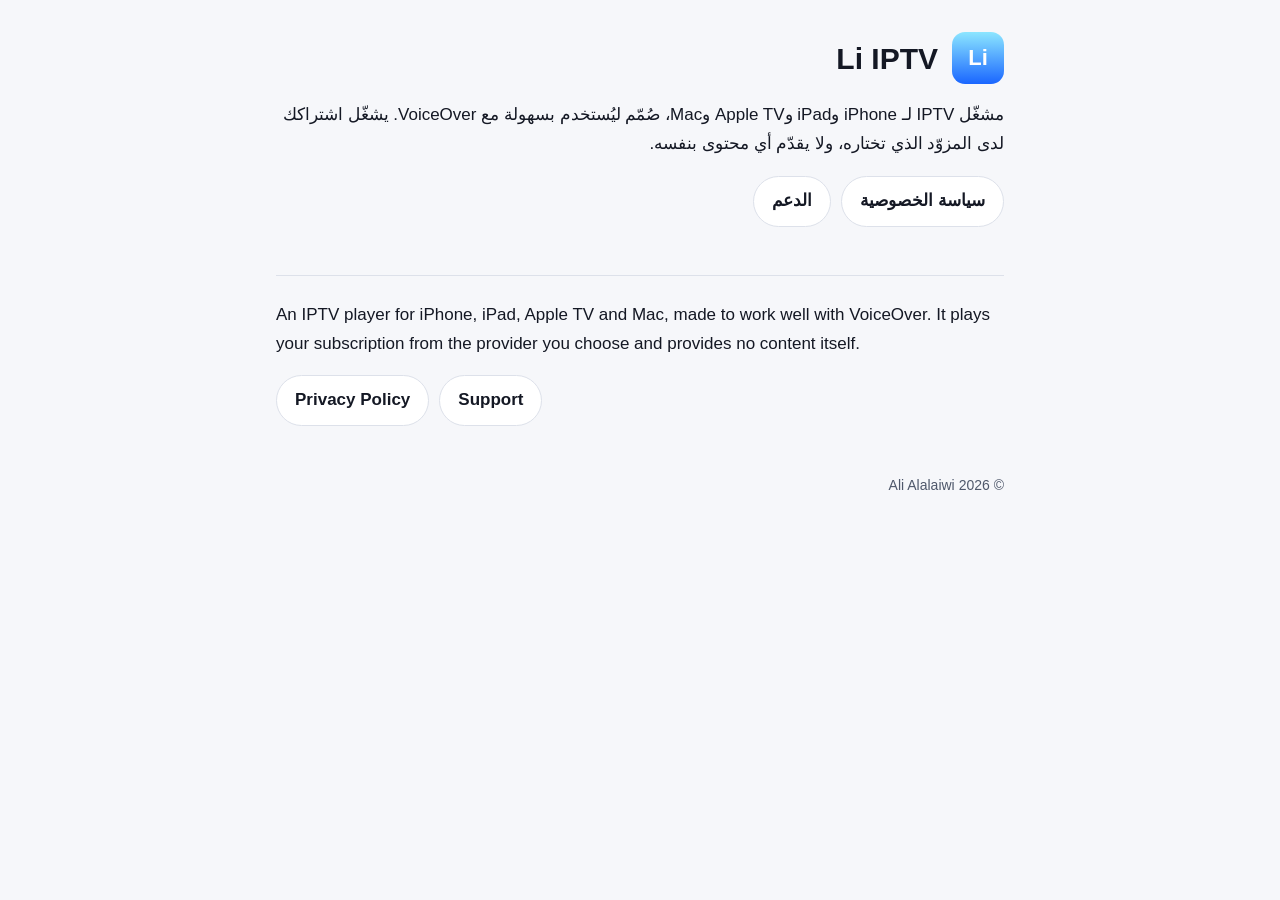
<file: index.html>
<!doctype html>
<html lang="ar" dir="rtl">
<head>
<meta charset="utf-8">
<meta name="viewport" content="width=device-width, initial-scale=1">
<title>Li IPTV</title>
<link rel="stylesheet" href="style.css">
</head>
<body>
<main>
<header><div class="logo" aria-hidden="true">Li</div><h1>Li IPTV</h1></header>
<p>مشغّل IPTV لـ iPhone وiPad وApple TV وMac، صُمّم ليُستخدم بسهولة مع VoiceOver. يشغّل اشتراكك لدى المزوّد الذي تختاره، ولا يقدّم أي محتوى بنفسه.</p>
<nav aria-label="روابط"><a href="privacy.html">سياسة الخصوصية</a><a href="support.html">الدعم</a></nav>

<section class="lang" lang="en" dir="ltr">
<p>An IPTV player for iPhone, iPad, Apple TV and Mac, made to work well with VoiceOver. It plays your subscription from the provider you choose and provides no content itself.</p>
<nav aria-label="Links"><a href="privacy.html#en">Privacy Policy</a><a href="support.html#en">Support</a></nav>
</section>

<footer>© 2026 Ali Alalaiwi</footer>
</main>
</body>
</html>
</file>
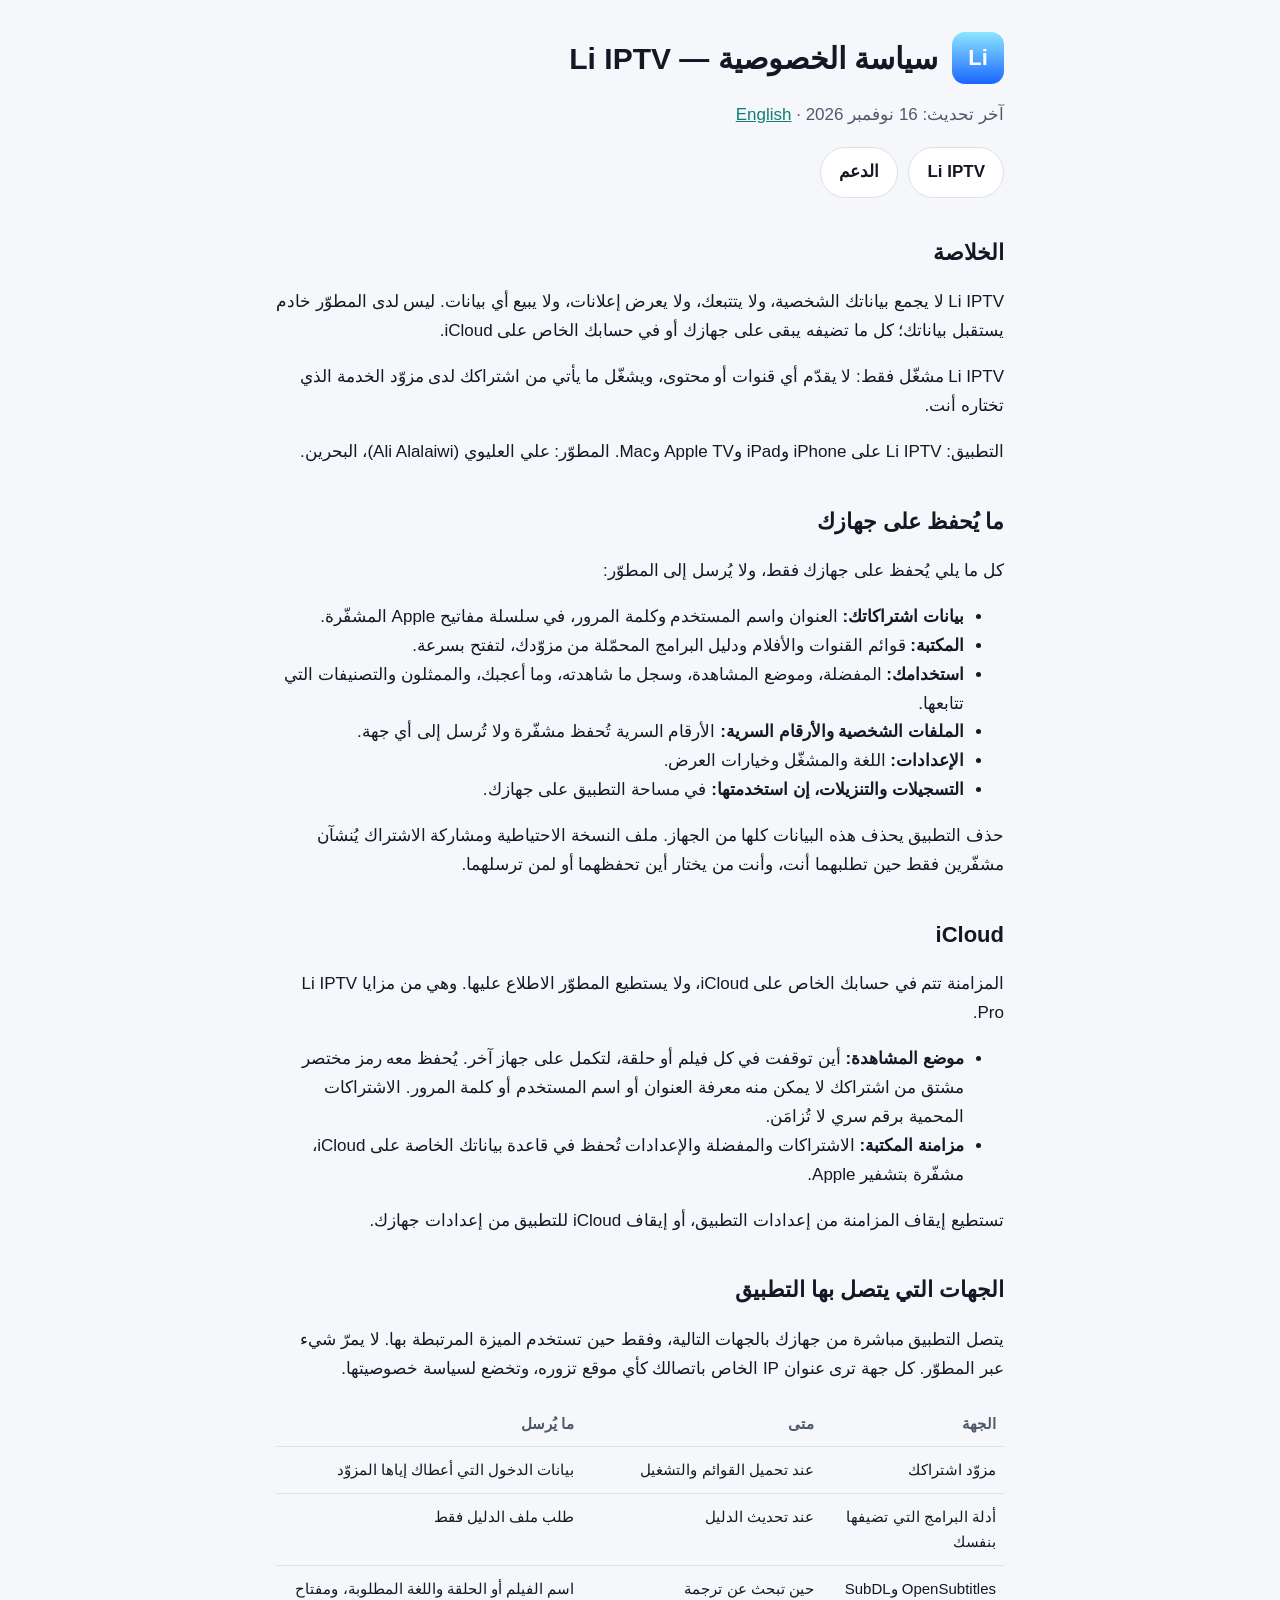
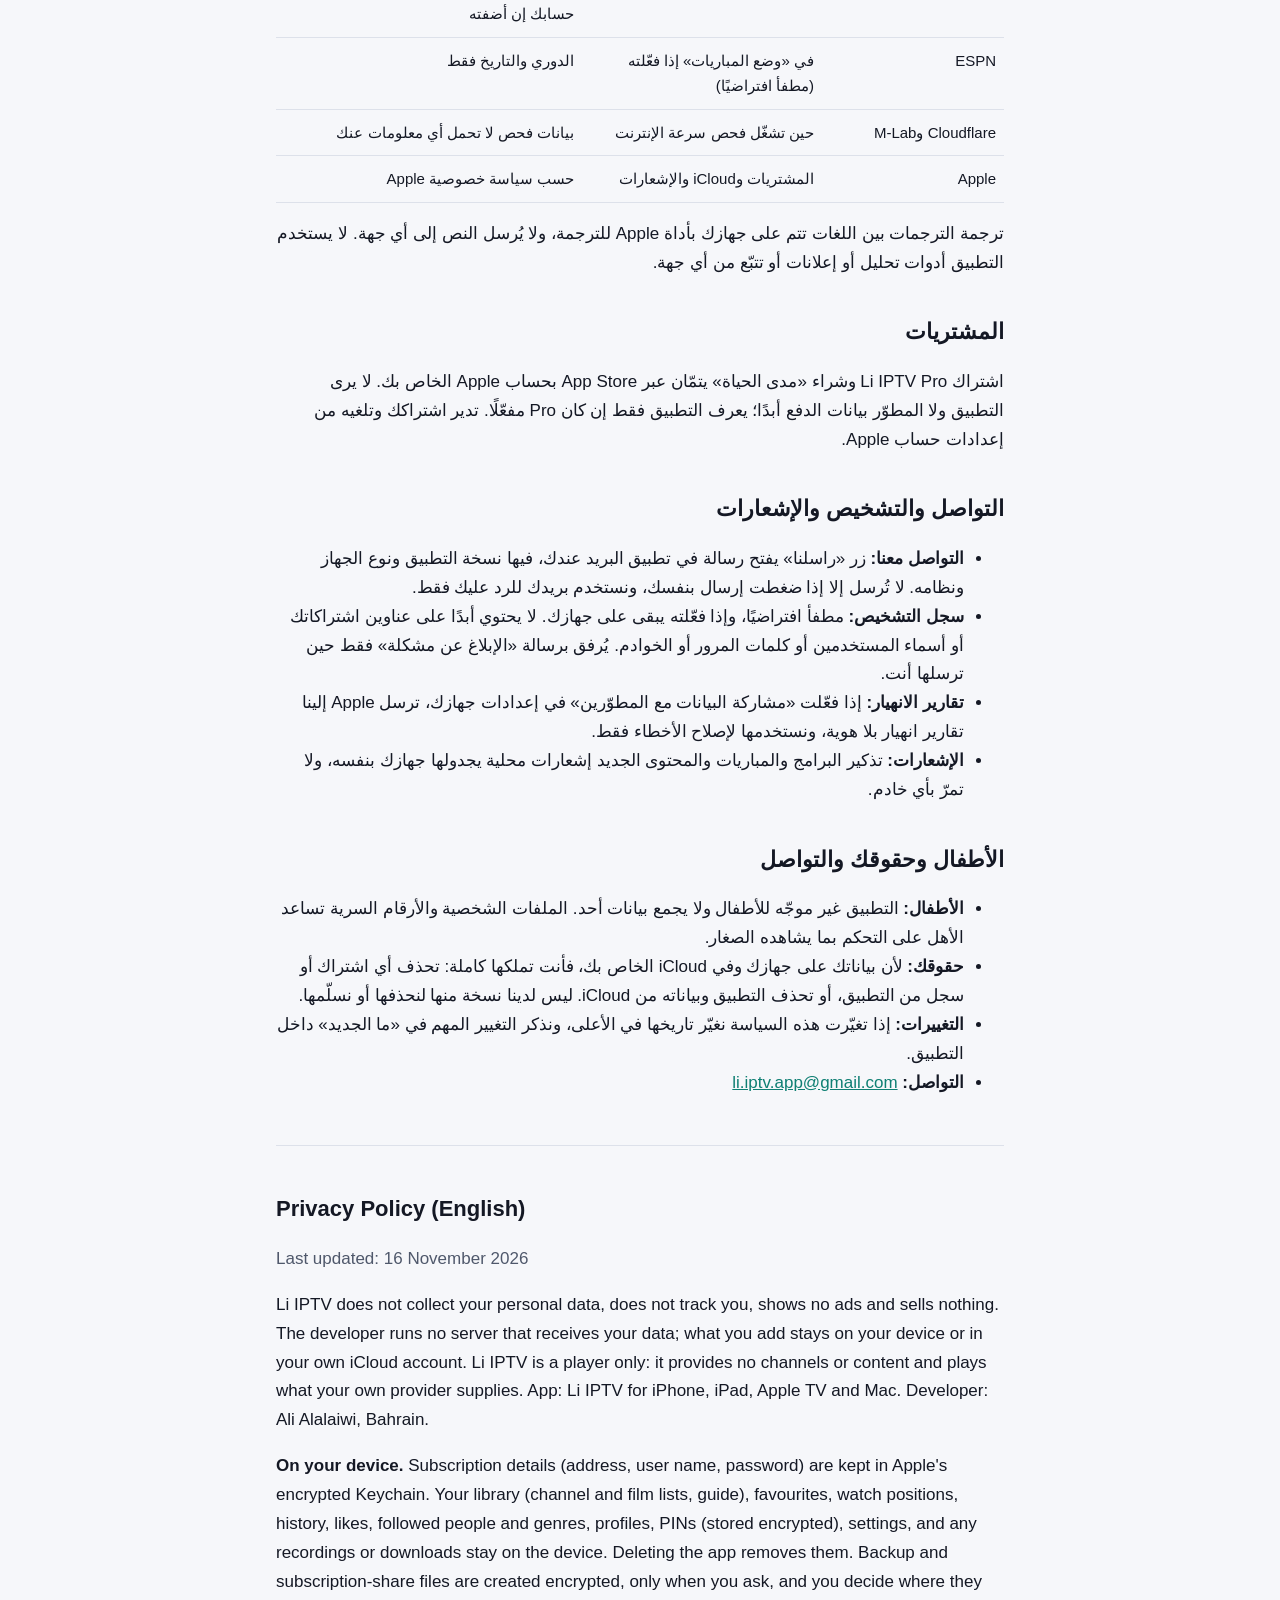
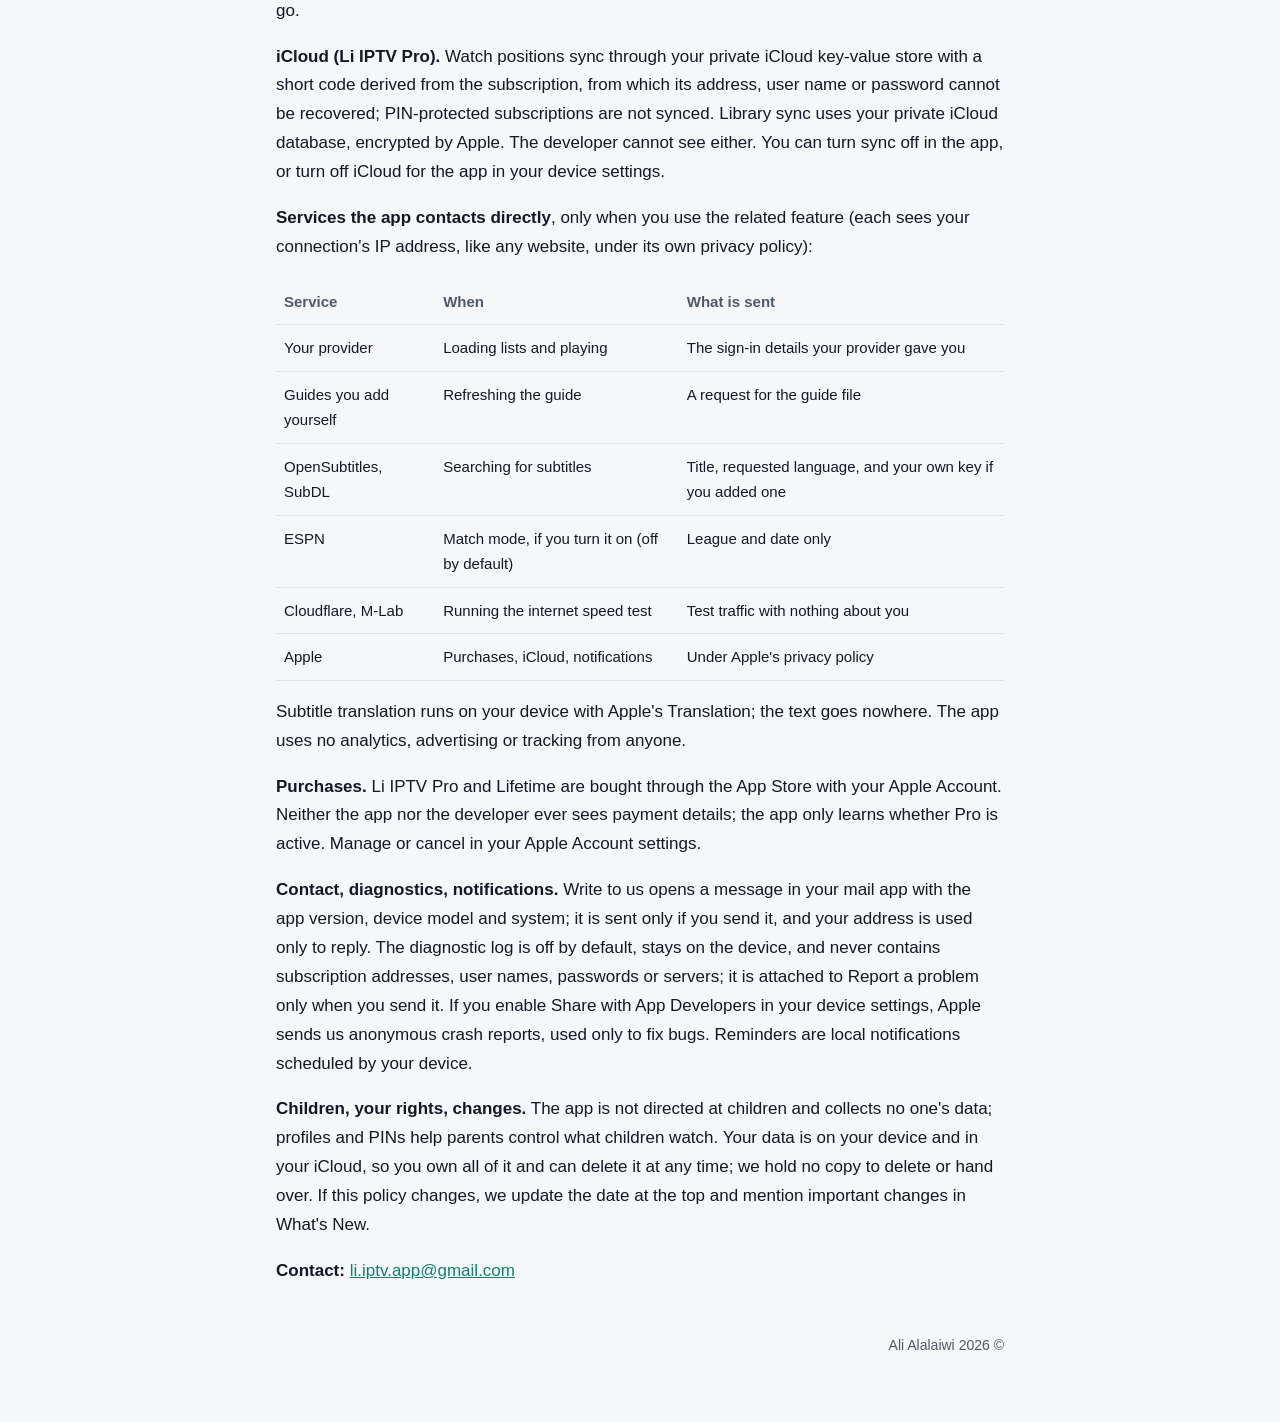
<file: privacy.html>
<!doctype html>
<html lang="ar" dir="rtl">
<head>
<meta charset="utf-8">
<meta name="viewport" content="width=device-width, initial-scale=1">
<title>سياسة الخصوصية — Li IPTV</title>
<link rel="stylesheet" href="style.css">
</head>
<body>
<main>
<header><div class="logo" aria-hidden="true">Li</div><h1>سياسة الخصوصية — Li IPTV</h1></header>
<p class="muted">آخر تحديث: 16 نوفمبر 2026 · <a href="#en" lang="en">English</a></p>
<nav aria-label="روابط"><a href="./">Li IPTV</a><a href="support.html">الدعم</a></nav>

<h2>الخلاصة</h2>
<p>Li IPTV لا يجمع بياناتك الشخصية، ولا يتتبعك، ولا يعرض إعلانات، ولا يبيع أي بيانات. ليس لدى المطوّر خادم يستقبل بياناتك؛ كل ما تضيفه يبقى على جهازك أو في حسابك الخاص على iCloud.</p>
<p>Li IPTV مشغّل فقط: لا يقدّم أي قنوات أو محتوى، ويشغّل ما يأتي من اشتراكك لدى مزوّد الخدمة الذي تختاره أنت.</p>
<p>التطبيق: Li IPTV على iPhone وiPad وApple TV وMac. المطوّر: علي العليوي (Ali Alalaiwi)، البحرين.</p>

<h2>ما يُحفظ على جهازك</h2>
<p>كل ما يلي يُحفظ على جهازك فقط، ولا يُرسل إلى المطوّر:</p>
<ul>
<li><strong>بيانات اشتراكاتك:</strong> العنوان واسم المستخدم وكلمة المرور، في سلسلة مفاتيح Apple المشفّرة.</li>
<li><strong>المكتبة:</strong> قوائم القنوات والأفلام ودليل البرامج المحمّلة من مزوّدك، لتفتح بسرعة.</li>
<li><strong>استخدامك:</strong> المفضلة، وموضع المشاهدة، وسجل ما شاهدته، وما أعجبك، والممثلون والتصنيفات التي تتابعها.</li>
<li><strong>الملفات الشخصية والأرقام السرية:</strong> الأرقام السرية تُحفظ مشفّرة ولا تُرسل إلى أي جهة.</li>
<li><strong>الإعدادات:</strong> اللغة والمشغّل وخيارات العرض.</li>
<li><strong>التسجيلات والتنزيلات، إن استخدمتها:</strong> في مساحة التطبيق على جهازك.</li>
</ul>
<p>حذف التطبيق يحذف هذه البيانات كلها من الجهاز. ملف النسخة الاحتياطية ومشاركة الاشتراك يُنشآن مشفّرين فقط حين تطلبهما أنت، وأنت من يختار أين تحفظهما أو لمن ترسلهما.</p>

<h2>iCloud</h2>
<p>المزامنة تتم في حسابك الخاص على iCloud، ولا يستطيع المطوّر الاطلاع عليها. وهي من مزايا Li IPTV Pro.</p>
<ul>
<li><strong>موضع المشاهدة:</strong> أين توقفت في كل فيلم أو حلقة، لتكمل على جهاز آخر. يُحفظ معه رمز مختصر مشتق من اشتراكك لا يمكن منه معرفة العنوان أو اسم المستخدم أو كلمة المرور. الاشتراكات المحمية برقم سري لا تُزامَن.</li>
<li><strong>مزامنة المكتبة:</strong> الاشتراكات والمفضلة والإعدادات تُحفظ في قاعدة بياناتك الخاصة على iCloud، مشفّرة بتشفير Apple.</li>
</ul>
<p>تستطيع إيقاف المزامنة من إعدادات التطبيق، أو إيقاف iCloud للتطبيق من إعدادات جهازك.</p>

<h2>الجهات التي يتصل بها التطبيق</h2>
<p>يتصل التطبيق مباشرة من جهازك بالجهات التالية، وفقط حين تستخدم الميزة المرتبطة بها. لا يمرّ شيء عبر المطوّر. كل جهة ترى عنوان IP الخاص باتصالك كأي موقع تزوره، وتخضع لسياسة خصوصيتها.</p>
<table>
<thead><tr><th scope="col">الجهة</th><th scope="col">متى</th><th scope="col">ما يُرسل</th></tr></thead>
<tbody>
<tr><td>مزوّد اشتراكك</td><td>عند تحميل القوائم والتشغيل</td><td>بيانات الدخول التي أعطاك إياها المزوّد</td></tr>
<tr><td>أدلة البرامج التي تضيفها بنفسك</td><td>عند تحديث الدليل</td><td>طلب ملف الدليل فقط</td></tr>
<tr><td>OpenSubtitles وSubDL</td><td>حين تبحث عن ترجمة</td><td>اسم الفيلم أو الحلقة واللغة المطلوبة، ومفتاح حسابك إن أضفته</td></tr>
<tr><td>ESPN</td><td>في «وضع المباريات» إذا فعّلته (مطفأ افتراضيًا)</td><td>الدوري والتاريخ فقط</td></tr>
<tr><td>Cloudflare وM-Lab</td><td>حين تشغّل فحص سرعة الإنترنت</td><td>بيانات فحص لا تحمل أي معلومات عنك</td></tr>
<tr><td>Apple</td><td>المشتريات وiCloud والإشعارات</td><td>حسب سياسة خصوصية Apple</td></tr>
</tbody>
</table>
<p>ترجمة الترجمات بين اللغات تتم على جهازك بأداة Apple للترجمة، ولا يُرسل النص إلى أي جهة. لا يستخدم التطبيق أدوات تحليل أو إعلانات أو تتبّع من أي جهة.</p>

<h2>المشتريات</h2>
<p>اشتراك Li IPTV Pro وشراء «مدى الحياة» يتمّان عبر App Store بحساب Apple الخاص بك. لا يرى التطبيق ولا المطوّر بيانات الدفع أبدًا؛ يعرف التطبيق فقط إن كان Pro مفعّلًا. تدير اشتراكك وتلغيه من إعدادات حساب Apple.</p>

<h2>التواصل والتشخيص والإشعارات</h2>
<ul>
<li><strong>التواصل معنا:</strong> زر «راسلنا» يفتح رسالة في تطبيق البريد عندك، فيها نسخة التطبيق ونوع الجهاز ونظامه. لا تُرسل إلا إذا ضغطت إرسال بنفسك، ونستخدم بريدك للرد عليك فقط.</li>
<li><strong>سجل التشخيص:</strong> مطفأ افتراضيًا، وإذا فعّلته يبقى على جهازك. لا يحتوي أبدًا على عناوين اشتراكاتك أو أسماء المستخدمين أو كلمات المرور أو الخوادم. يُرفق برسالة «الإبلاغ عن مشكلة» فقط حين ترسلها أنت.</li>
<li><strong>تقارير الانهيار:</strong> إذا فعّلت «مشاركة البيانات مع المطوّرين» في إعدادات جهازك، ترسل Apple إلينا تقارير انهيار بلا هوية، ونستخدمها لإصلاح الأخطاء فقط.</li>
<li><strong>الإشعارات:</strong> تذكير البرامج والمباريات والمحتوى الجديد إشعارات محلية يجدولها جهازك بنفسه، ولا تمرّ بأي خادم.</li>
</ul>

<h2>الأطفال وحقوقك والتواصل</h2>
<ul>
<li><strong>الأطفال:</strong> التطبيق غير موجّه للأطفال ولا يجمع بيانات أحد. الملفات الشخصية والأرقام السرية تساعد الأهل على التحكم بما يشاهده الصغار.</li>
<li><strong>حقوقك:</strong> لأن بياناتك على جهازك وفي iCloud الخاص بك، فأنت تملكها كاملة: تحذف أي اشتراك أو سجل من التطبيق، أو تحذف التطبيق وبياناته من iCloud. ليس لدينا نسخة منها لنحذفها أو نسلّمها.</li>
<li><strong>التغييرات:</strong> إذا تغيّرت هذه السياسة نغيّر تاريخها في الأعلى، ونذكر التغيير المهم في «ما الجديد» داخل التطبيق.</li>
<li><strong>التواصل:</strong> <a href="mailto:li.iptv.app@gmail.com">li.iptv.app@gmail.com</a></li>
</ul>

<section class="lang" id="en" lang="en" dir="ltr">
<h2>Privacy Policy (English)</h2>
<p class="muted">Last updated: 16 November 2026</p>
<p>Li IPTV does not collect your personal data, does not track you, shows no ads and sells nothing. The developer runs no server that receives your data; what you add stays on your device or in your own iCloud account. Li IPTV is a player only: it provides no channels or content and plays what your own provider supplies. App: Li IPTV for iPhone, iPad, Apple TV and Mac. Developer: Ali Alalaiwi, Bahrain.</p>
<p><strong>On your device.</strong> Subscription details (address, user name, password) are kept in Apple's encrypted Keychain. Your library (channel and film lists, guide), favourites, watch positions, history, likes, followed people and genres, profiles, PINs (stored encrypted), settings, and any recordings or downloads stay on the device. Deleting the app removes them. Backup and subscription-share files are created encrypted, only when you ask, and you decide where they go.</p>
<p><strong>iCloud (Li IPTV Pro).</strong> Watch positions sync through your private iCloud key-value store with a short code derived from the subscription, from which its address, user name or password cannot be recovered; PIN-protected subscriptions are not synced. Library sync uses your private iCloud database, encrypted by Apple. The developer cannot see either. You can turn sync off in the app, or turn off iCloud for the app in your device settings.</p>
<p><strong>Services the app contacts directly</strong>, only when you use the related feature (each sees your connection's IP address, like any website, under its own privacy policy):</p>
<table>
<thead><tr><th scope="col">Service</th><th scope="col">When</th><th scope="col">What is sent</th></tr></thead>
<tbody>
<tr><td>Your provider</td><td>Loading lists and playing</td><td>The sign-in details your provider gave you</td></tr>
<tr><td>Guides you add yourself</td><td>Refreshing the guide</td><td>A request for the guide file</td></tr>
<tr><td>OpenSubtitles, SubDL</td><td>Searching for subtitles</td><td>Title, requested language, and your own key if you added one</td></tr>
<tr><td>ESPN</td><td>Match mode, if you turn it on (off by default)</td><td>League and date only</td></tr>
<tr><td>Cloudflare, M-Lab</td><td>Running the internet speed test</td><td>Test traffic with nothing about you</td></tr>
<tr><td>Apple</td><td>Purchases, iCloud, notifications</td><td>Under Apple's privacy policy</td></tr>
</tbody>
</table>
<p>Subtitle translation runs on your device with Apple's Translation; the text goes nowhere. The app uses no analytics, advertising or tracking from anyone.</p>
<p><strong>Purchases.</strong> Li IPTV Pro and Lifetime are bought through the App Store with your Apple Account. Neither the app nor the developer ever sees payment details; the app only learns whether Pro is active. Manage or cancel in your Apple Account settings.</p>
<p><strong>Contact, diagnostics, notifications.</strong> Write to us opens a message in your mail app with the app version, device model and system; it is sent only if you send it, and your address is used only to reply. The diagnostic log is off by default, stays on the device, and never contains subscription addresses, user names, passwords or servers; it is attached to Report a problem only when you send it. If you enable Share with App Developers in your device settings, Apple sends us anonymous crash reports, used only to fix bugs. Reminders are local notifications scheduled by your device.</p>
<p><strong>Children, your rights, changes.</strong> The app is not directed at children and collects no one's data; profiles and PINs help parents control what children watch. Your data is on your device and in your iCloud, so you own all of it and can delete it at any time; we hold no copy to delete or hand over. If this policy changes, we update the date at the top and mention important changes in What's New.</p>
<p><strong>Contact:</strong> <a href="mailto:li.iptv.app@gmail.com">li.iptv.app@gmail.com</a></p>
</section>

<footer>© 2026 Ali Alalaiwi</footer>
</main>
</body>
</html>
</file>
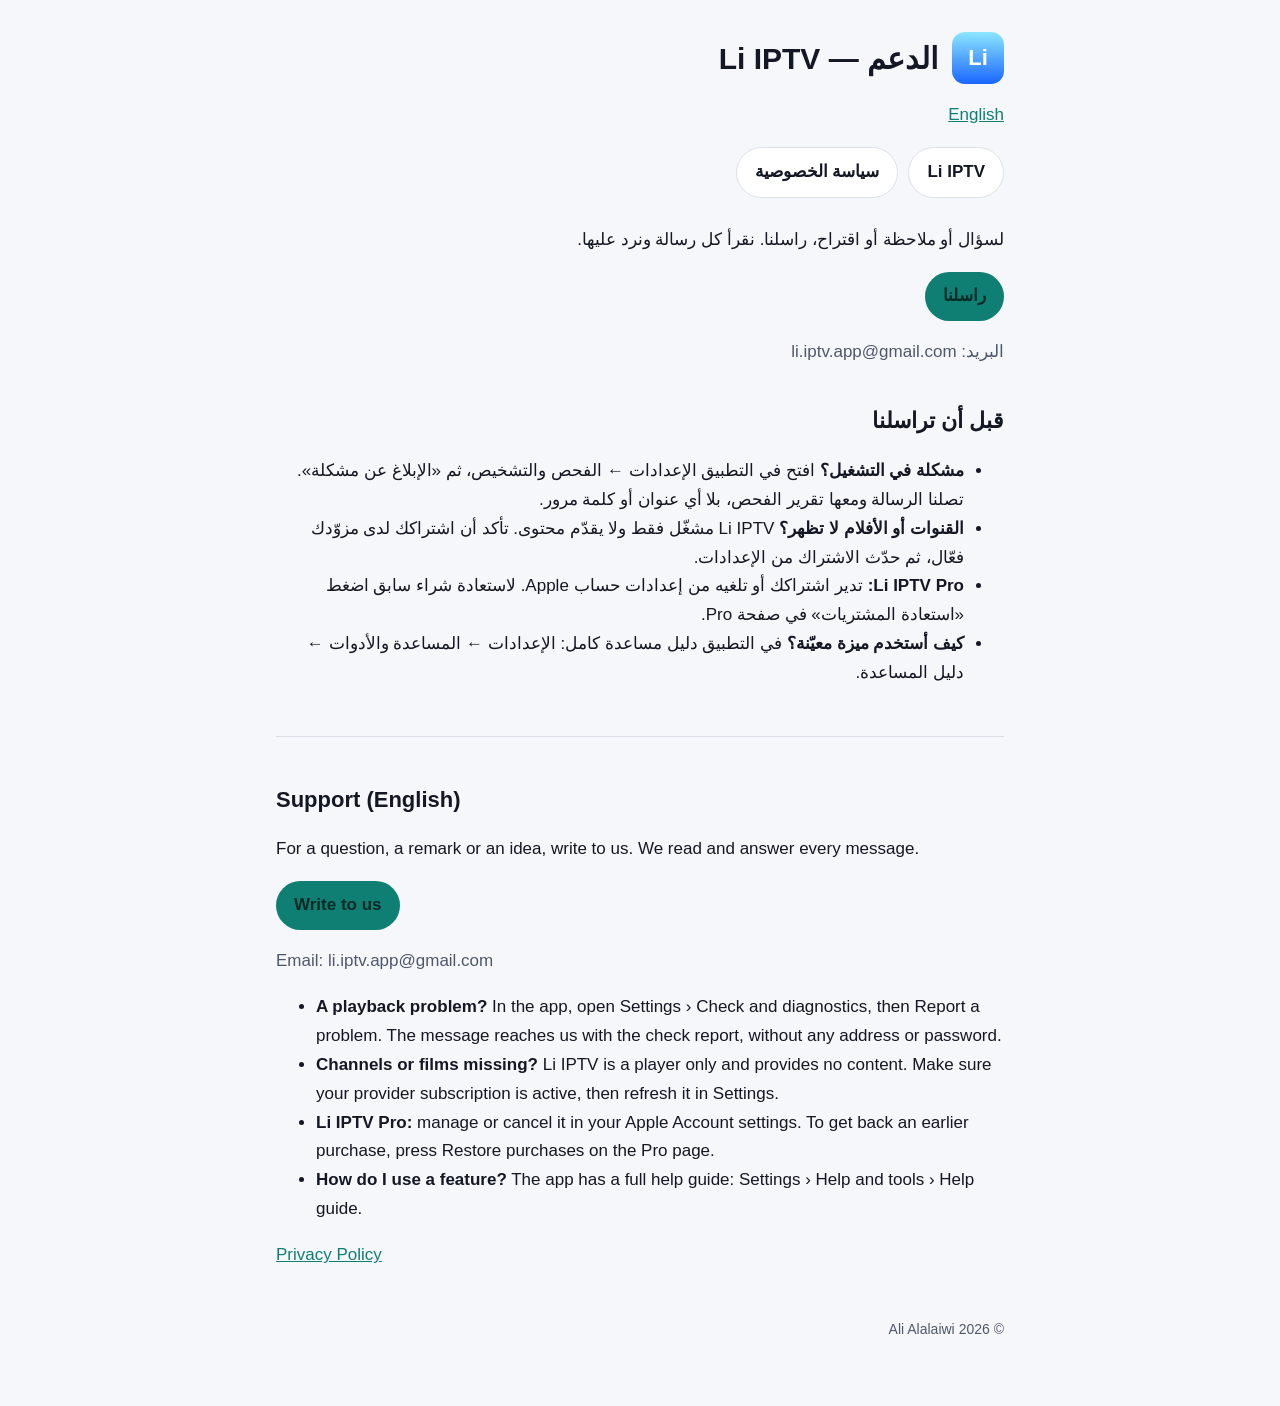
<file: support.html>
<!doctype html>
<html lang="ar" dir="rtl">
<head>
<meta charset="utf-8">
<meta name="viewport" content="width=device-width, initial-scale=1">
<title>الدعم — Li IPTV</title>
<link rel="stylesheet" href="style.css">
</head>
<body>
<main>
<header><div class="logo" aria-hidden="true">Li</div><h1>الدعم — Li IPTV</h1></header>
<p class="muted"><a href="#en" lang="en">English</a></p>
<nav aria-label="روابط"><a href="./">Li IPTV</a><a href="privacy.html">سياسة الخصوصية</a></nav>

<p>لسؤال أو ملاحظة أو اقتراح، راسلنا. نقرأ كل رسالة ونرد عليها.</p>
<p><a class="button" href="mailto:li.iptv.app@gmail.com?subject=Li%20IPTV">راسلنا</a></p>
<p class="muted">البريد: li.iptv.app@gmail.com</p>

<h2>قبل أن تراسلنا</h2>
<ul>
<li><strong>مشكلة في التشغيل؟</strong> افتح في التطبيق الإعدادات ← الفحص والتشخيص، ثم «الإبلاغ عن مشكلة». تصلنا الرسالة ومعها تقرير الفحص، بلا أي عنوان أو كلمة مرور.</li>
<li><strong>القنوات أو الأفلام لا تظهر؟</strong> Li IPTV مشغّل فقط ولا يقدّم محتوى. تأكد أن اشتراكك لدى مزوّدك فعّال، ثم حدّث الاشتراك من الإعدادات.</li>
<li><strong>Li IPTV Pro:</strong> تدير اشتراكك أو تلغيه من إعدادات حساب Apple. لاستعادة شراء سابق اضغط «استعادة المشتريات» في صفحة Pro.</li>
<li><strong>كيف أستخدم ميزة معيّنة؟</strong> في التطبيق دليل مساعدة كامل: الإعدادات ← المساعدة والأدوات ← دليل المساعدة.</li>
</ul>

<section class="lang" id="en" lang="en" dir="ltr">
<h2>Support (English)</h2>
<p>For a question, a remark or an idea, write to us. We read and answer every message.</p>
<p><a class="button" href="mailto:li.iptv.app@gmail.com?subject=Li%20IPTV">Write to us</a></p>
<p class="muted">Email: li.iptv.app@gmail.com</p>
<ul>
<li><strong>A playback problem?</strong> In the app, open Settings › Check and diagnostics, then Report a problem. The message reaches us with the check report, without any address or password.</li>
<li><strong>Channels or films missing?</strong> Li IPTV is a player only and provides no content. Make sure your provider subscription is active, then refresh it in Settings.</li>
<li><strong>Li IPTV Pro:</strong> manage or cancel it in your Apple Account settings. To get back an earlier purchase, press Restore purchases on the Pro page.</li>
<li><strong>How do I use a feature?</strong> The app has a full help guide: Settings › Help and tools › Help guide.</li>
</ul>
<p><a href="privacy.html#en">Privacy Policy</a></p>
</section>

<footer>© 2026 Ali Alalaiwi</footer>
</main>
</body>
</html>
</file>
<file: style.css>
:root {
  --bg: #0b0f1a;
  --surface: #151b29;
  --text: #eef1f7;
  --muted: #a7b0c2;
  --accent: #7fe0d4;
  --line: #262e40;
  color-scheme: dark light;
}
@media (prefers-color-scheme: light) {
  :root { --bg: #f6f7fa; --surface: #ffffff; --text: #141824; --muted: #4f586b; --accent: #0f7f73; --line: #dde1ea; }
}
* { box-sizing: border-box; }
body {
  margin: 0;
  background: var(--bg);
  color: var(--text);
  font: 17px/1.7 -apple-system, BlinkMacSystemFont, "SF Arabic", "Segoe UI", Tahoma, sans-serif;
}
main { max-width: 760px; margin: 0 auto; padding: 32px 16px 64px; }
header { display: flex; align-items: center; gap: 14px; margin-bottom: 8px; }
.logo {
  width: 52px; height: 52px; border-radius: 13px; display: grid; place-items: center;
  background: linear-gradient(#8ce6ff, #1a66ff); color: #fff; font-weight: 800; font-size: 22px;
}
h1 { font-size: 30px; line-height: 1.3; margin: 0; }
h2 { font-size: 22px; margin: 36px 0 8px; }
p, li { color: var(--text); }
.muted { color: var(--muted); }
a { color: var(--accent); }
nav { margin: 8px 0 28px; display: flex; flex-wrap: wrap; gap: 10px; }
nav a, .button {
  display: inline-block; padding: 10px 18px; border-radius: 999px; text-decoration: none;
  background: var(--surface); border: 1px solid var(--line); color: var(--text); font-weight: 600;
}
.button { background: var(--accent); color: #062b27; border: 0; }
.card { background: var(--surface); border: 1px solid var(--line); border-radius: 16px; padding: 4px 20px; margin: 18px 0; }
table { width: 100%; border-collapse: collapse; margin: 12px 0; font-size: 15px; }
th, td { border-bottom: 1px solid var(--line); padding: 10px 8px; vertical-align: top; text-align: start; }
th { color: var(--muted); font-weight: 600; }
.lang { border-top: 1px solid var(--line); margin-top: 48px; padding-top: 8px; }
footer { margin-top: 48px; color: var(--muted); font-size: 14px; }
</file>
